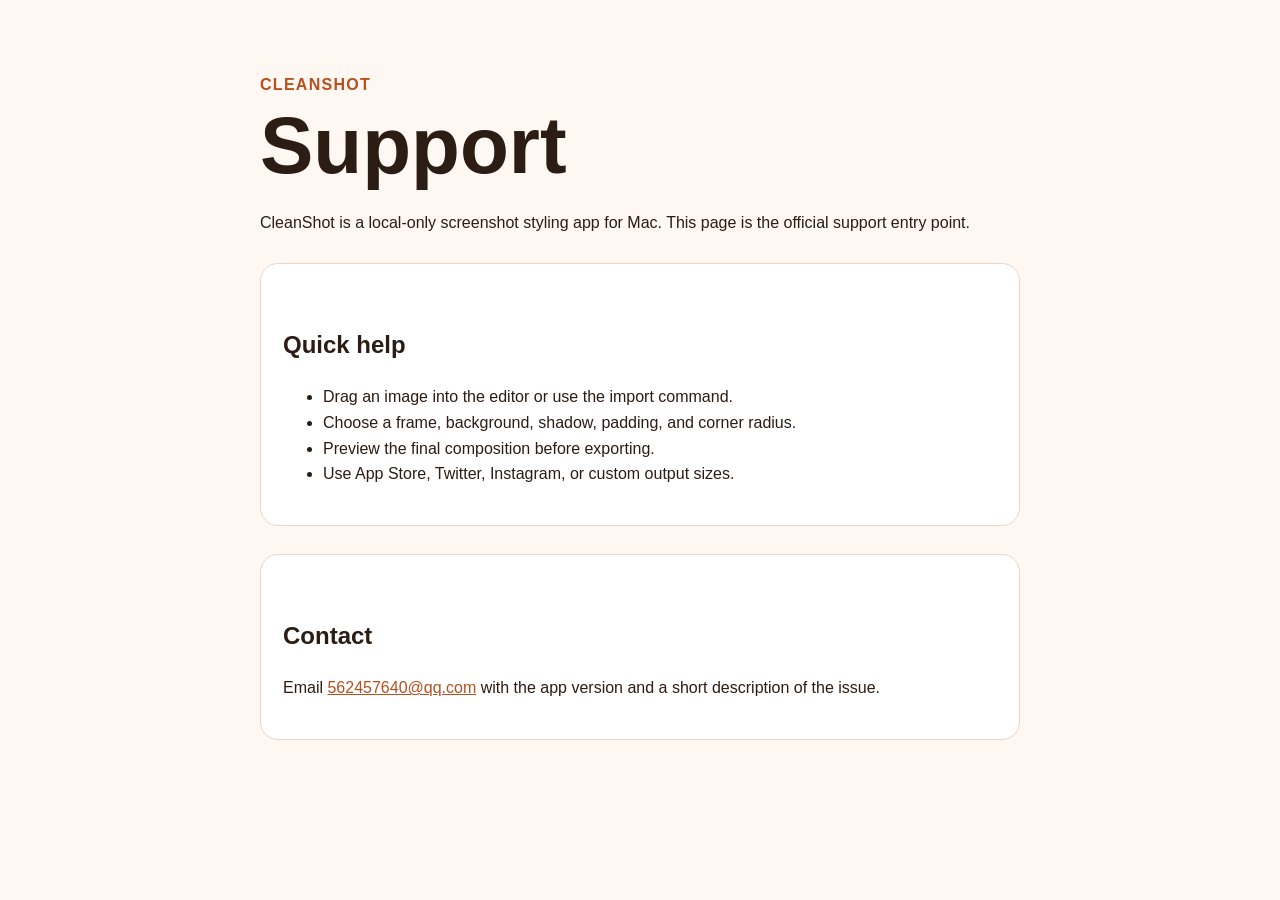
<file: index.html>
<!doctype html>
<html lang="en">
<head>
  <meta charset="utf-8">
  <meta name="viewport" content="width=device-width, initial-scale=1">
  <title>CleanShot Support</title>
  <link rel="stylesheet" href="styles.css">
</head>
<body>
  <main>
    <p class="eyebrow">CleanShot</p>
    <h1>Support</h1>
    <p>CleanShot is a local-only screenshot styling app for Mac. This page is the official support entry point.</p>
    <section>
      <h2>Quick help</h2>
      <ul>
        <li>Drag an image into the editor or use the import command.</li>
        <li>Choose a frame, background, shadow, padding, and corner radius.</li>
        <li>Preview the final composition before exporting.</li>
        <li>Use App Store, Twitter, Instagram, or custom output sizes.</li>
      </ul>
    </section>
    <section>
      <h2>Contact</h2>
      <p>Email <a href="mailto:562457640@qq.com">562457640@qq.com</a> with the app version and a short description of the issue.</p>
    </section>
  </main>
</body>
</html>
</file>
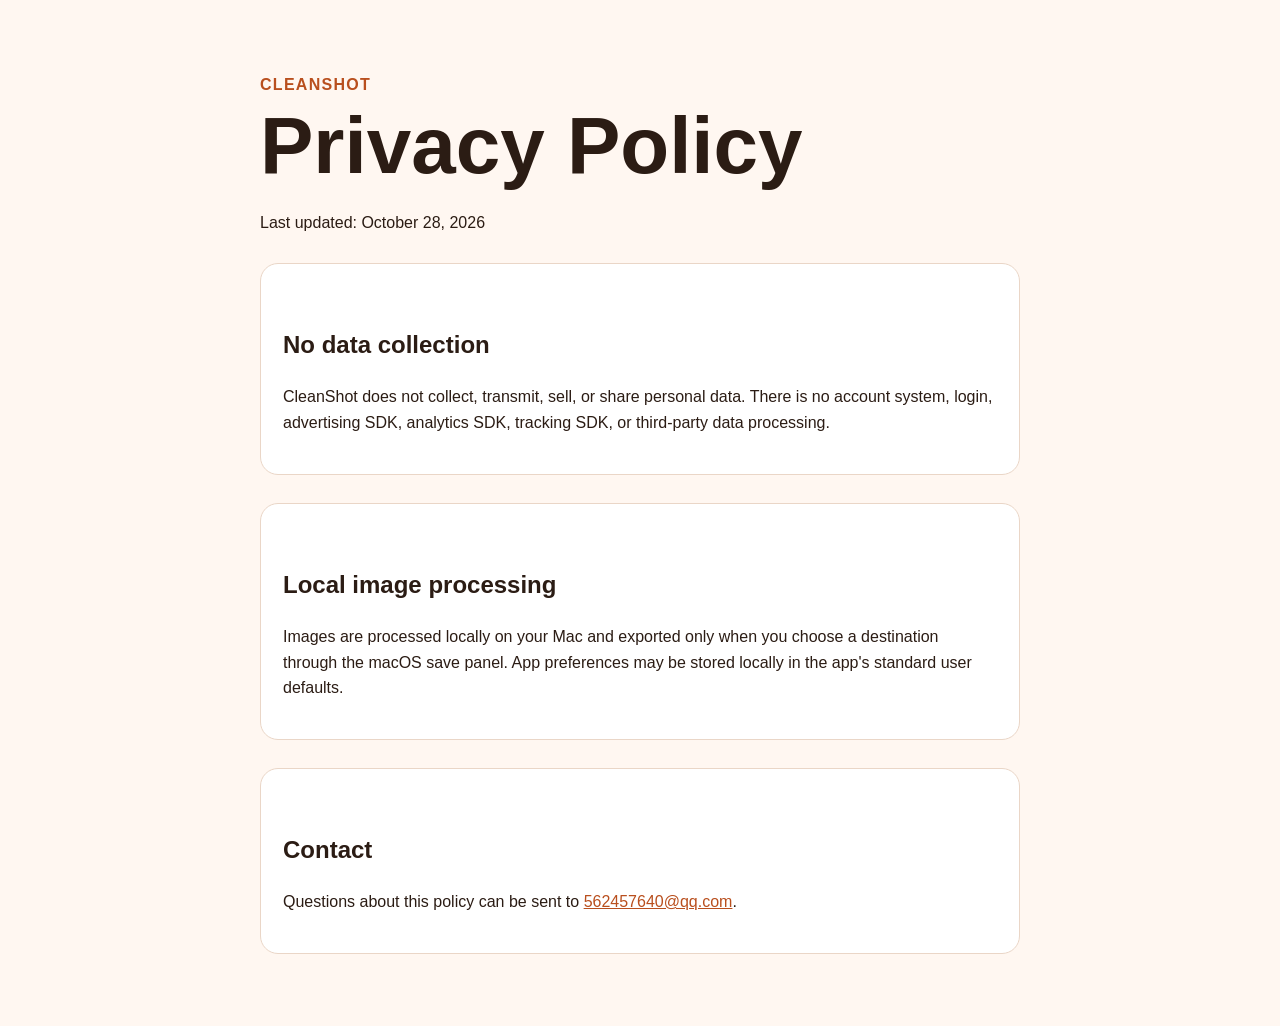
<file: privacy/index.html>
<!doctype html>
<html lang="en">
<head>
  <meta charset="utf-8">
  <meta name="viewport" content="width=device-width, initial-scale=1">
  <title>CleanShot Privacy</title>
  <link rel="stylesheet" href="../styles.css">
</head>
<body>
  <main>
    <p class="eyebrow">CleanShot</p>
    <h1>Privacy Policy</h1>
    <p>Last updated: October 28, 2026</p>
    <section>
      <h2>No data collection</h2>
      <p>CleanShot does not collect, transmit, sell, or share personal data. There is no account system, login, advertising SDK, analytics SDK, tracking SDK, or third-party data processing.</p>
    </section>
    <section>
      <h2>Local image processing</h2>
      <p>Images are processed locally on your Mac and exported only when you choose a destination through the macOS save panel. App preferences may be stored locally in the app's standard user defaults.</p>
    </section>
    <section>
      <h2>Contact</h2>
      <p>Questions about this policy can be sent to <a href="mailto:562457640@qq.com">562457640@qq.com</a>.</p>
    </section>
  </main>
</body>
</html>
</file>
<file: styles.css>
:root {
  color-scheme: light dark;
  font-family: -apple-system, BlinkMacSystemFont, "SF Pro Text", sans-serif;
  line-height: 1.6;
}

body {
  margin: 0;
  background: #16110d;
  color: #fff5eb;
}

main {
  max-width: 760px;
  margin: 0 auto;
  padding: 72px 24px;
}

.eyebrow {
  margin: 0;
  color: #ffb48b;
  font-weight: 700;
  letter-spacing: 0.08em;
  text-transform: uppercase;
}

h1 {
  margin: 8px 0 24px;
  font-size: clamp(2.5rem, 8vw, 5rem);
  line-height: 1;
}

h2 {
  margin-top: 40px;
}

section {
  margin-top: 28px;
  padding: 22px;
  border: 1px solid #523526;
  border-radius: 18px;
  background: #241912;
}

a {
  color: #ffc5a2;
}

@media (prefers-color-scheme: light) {
  body { background: #fff7f1; color: #2b1c14; }
  section { background: #fff; border-color: #ead6c7; }
  .eyebrow, a { color: #b94f1e; }
}
</file>
